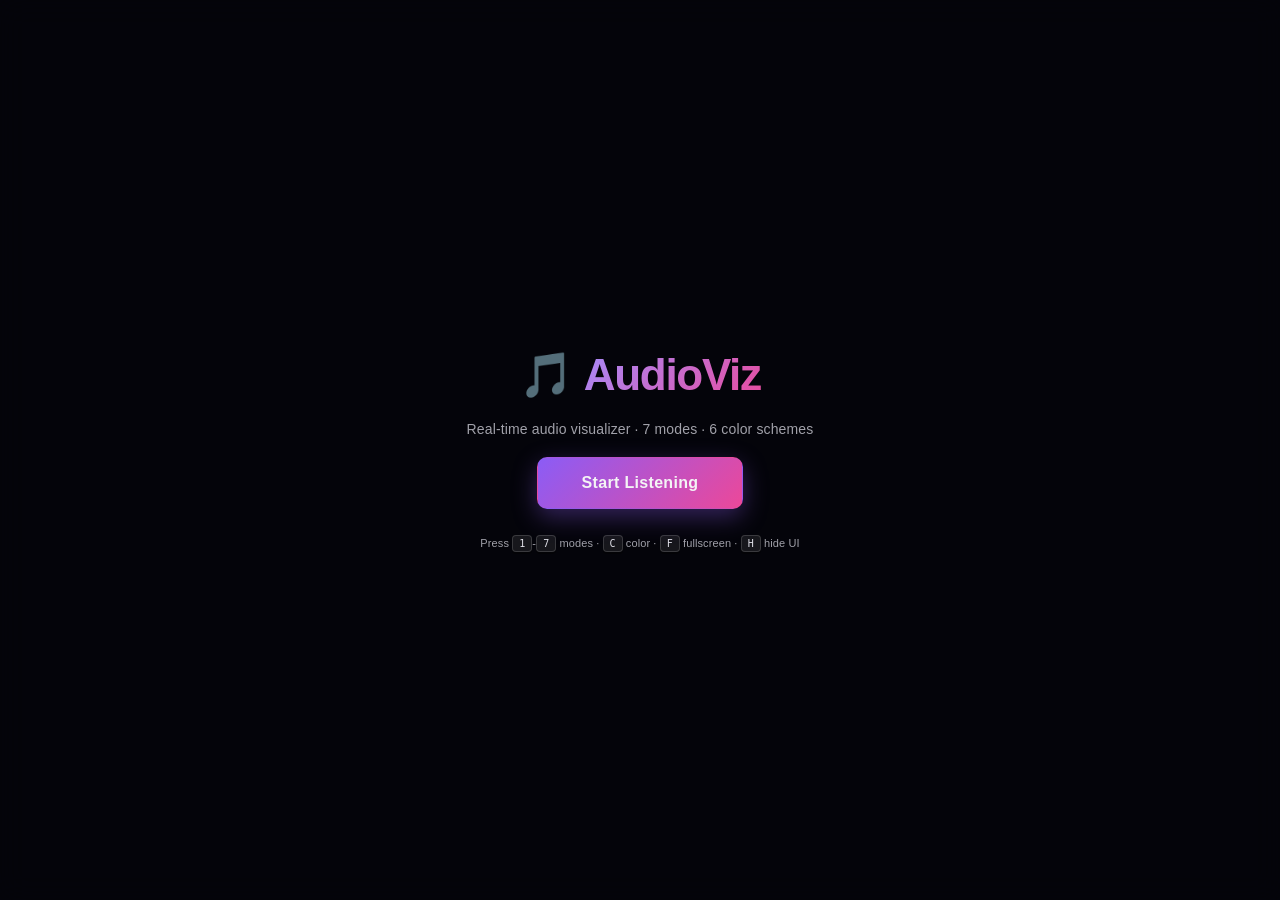
<file: index.html>
<!DOCTYPE html>
<html lang="en">
<head>
<meta charset="UTF-8"><meta name="viewport" content="width=device-width,initial-scale=1">
<title>AudioViz — real-time sound visualizer</title>
<link rel="stylesheet" href="style.css">
<link rel="icon" href="data:image/svg+xml,<svg xmlns=%22http://www.w3.org/2000/svg%22 viewBox=%220 0 100 100%22><text y=%22.9em%22 font-size=%2290%22>🎵</text></svg>">
</head>
<body>
<canvas id="canvas"></canvas>
<div id="overlay" class="overlay">
  <div class="brand">🎵 <strong>AudioViz</strong></div>
  <p class="tag">Real-time audio visualizer · 7 modes · 6 color schemes</p>
  <button id="start" class="btn primary">Start Listening</button>
  <p class="kbd-hint">Press <kbd>1</kbd>-<kbd>7</kbd> modes · <kbd>C</kbd> color · <kbd>F</kbd> fullscreen · <kbd>H</kbd> hide UI</p>
</div>
<div id="controls" class="controls hidden">
  <div class="mode-bar">
    <button class="mode active" data-mode="bars"><span class="modenum">1</span>Spectrum</button>
    <button class="mode" data-mode="wave"><span class="modenum">2</span>Waveform</button>
    <button class="mode" data-mode="particles"><span class="modenum">3</span>Particles</button>
    <button class="mode" data-mode="circular"><span class="modenum">4</span>Circular</button>
    <button class="mode" data-mode="mirror"><span class="modenum">5</span>Mirror</button>
    <button class="mode" data-mode="galaxy"><span class="modenum">6</span>Galaxy</button>
    <button class="mode" data-mode="tunnel"><span class="modenum">7</span>Tunnel</button>
  </div>
  <div class="sensitivity">
    <label>Gain</label>
    <input type="range" id="sens" min="1" max="100" value="50">
  </div>
  <div class="level" title="Volume level">
    <span>VOL</span>
    <div class="level-bar"><div id="level-fill" class="level-fill"></div></div>
  </div>
  <div class="bpm" title="Detected tempo">
    <span>BPM</span>
    <span id="bpm" class="bpm-val">—</span>
  </div>
  <div class="divider"></div>
  <button id="colorBtn" class="btn-icon" title="Cycle color scheme (C)">🎨</button>
  <button id="screenshot" class="btn-icon" title="Screenshot">📸</button>
  <button id="fullscreen" class="btn-icon" title="Fullscreen (F)">⛶</button>
  <button id="stop" class="btn-icon danger" title="Stop">◼</button>
</div>
<script src="app.js"></script>
</body>
</html>
</file>
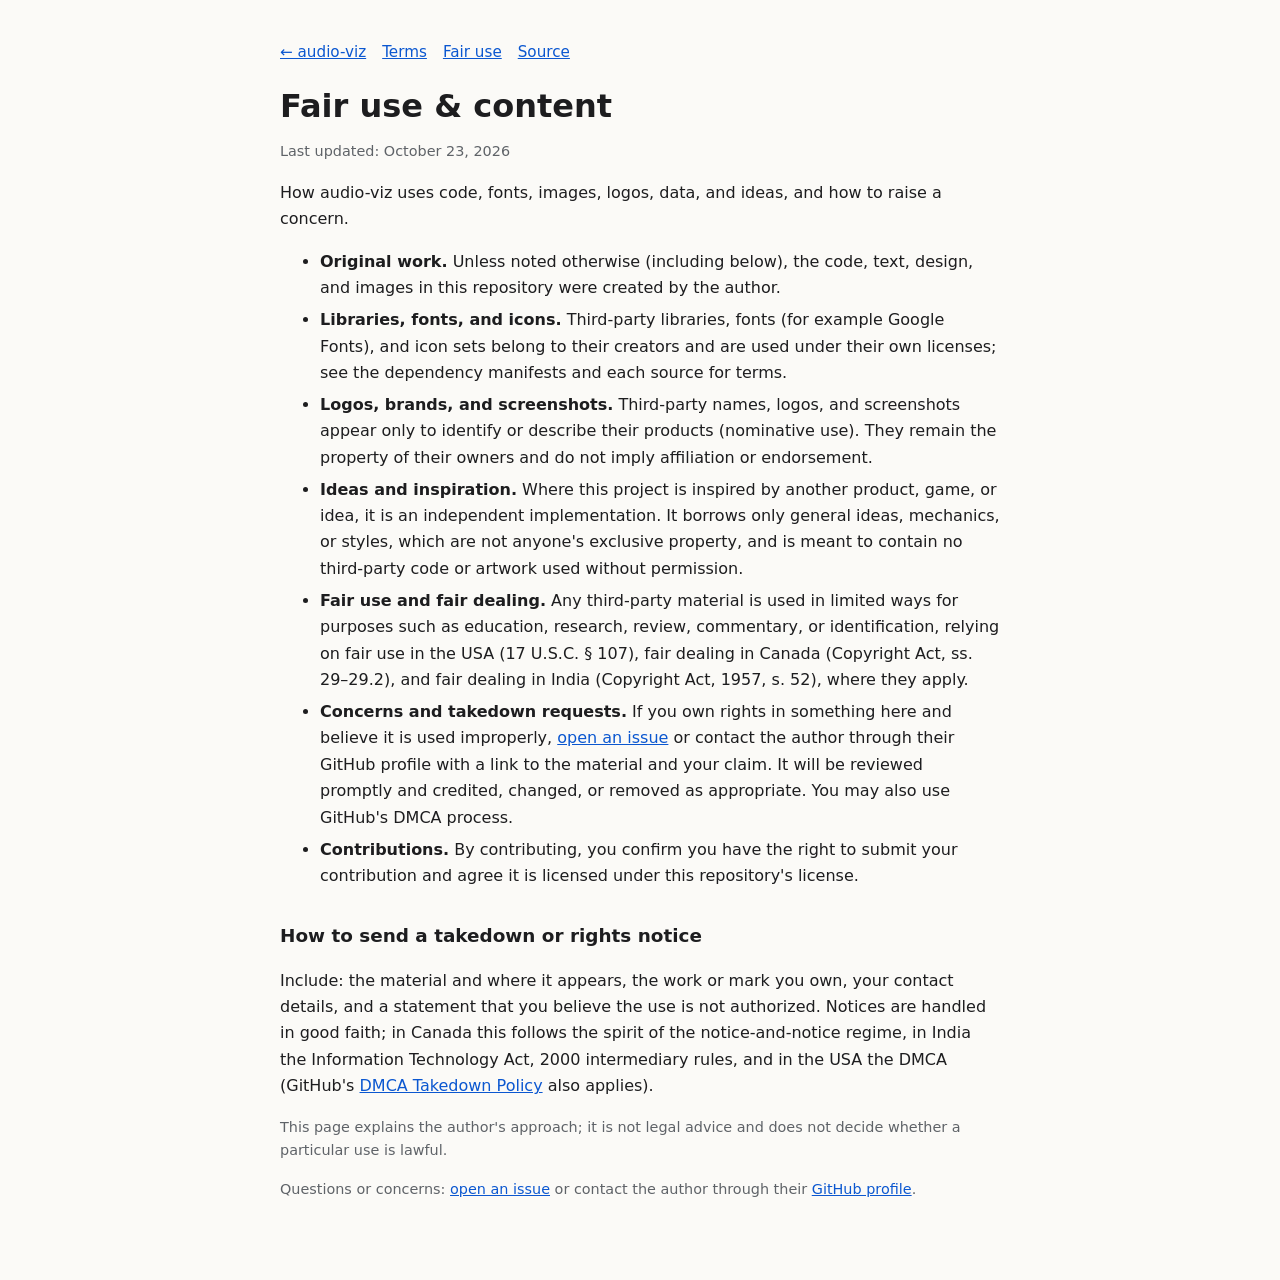
<file: fair-use.html>
<!doctype html>
<html lang="en">
<head>
<meta charset="utf-8">
<meta name="viewport" content="width=device-width, initial-scale=1">
<title>Fair use &amp; content · audio-viz</title>
<meta name="robots" content="index,follow">
<style>:root{--bg:#fbfaf7;--fg:#1d1d1f;--muted:#5f6368;--line:#e3e1dc;--link:#0b57d0;color-scheme:light dark}
@media (prefers-color-scheme:dark){:root{--bg:#121214;--fg:#ececf0;--muted:#a3a3ad;--line:#2b2b31;--link:#8ab4f8}}
*{box-sizing:border-box}body{margin:0;background:var(--bg);color:var(--fg);font:16px/1.65 system-ui,-apple-system,"Segoe UI",Roboto,sans-serif}
main{max-width:760px;margin:0 auto;padding:40px 20px 64px}h1{font-size:2rem;line-height:1.2;margin:.2rem 0}h2{font-size:1.15rem;margin:2rem 0 .4rem}
a{color:var(--link)}.muted{color:var(--muted);font-size:.9rem}.box{border:1px solid var(--line);border-radius:12px;padding:.2rem 1.1rem;margin:1.4rem 0}
nav{display:flex;gap:1rem;flex-wrap:wrap;font-size:.95rem;margin-bottom:1.4rem}li{margin:.35rem 0}.caps{font-size:.92rem}</style>
</head>
<body>
<main>
<nav><a href="./">← audio-viz</a><a href="terms.html">Terms</a><a href="fair-use.html">Fair use</a><a href="https://github.com/Sanjays2402/audio-viz">Source</a></nav>
<h1>Fair use &amp; content</h1>
<p class="muted">Last updated: October 23, 2026</p>
<p>How audio-viz uses code, fonts, images, logos, data, and ideas, and how to raise a concern.</p>
<ul>
<li><strong>Original work.</strong> Unless noted otherwise (including below), the code, text, design, and images in this repository were created by the author.</li>
<li><strong>Libraries, fonts, and icons.</strong> Third-party libraries, fonts (for example Google Fonts), and icon sets belong to their creators and are used under their own licenses; see the dependency manifests and each source for terms.</li>
<li><strong>Logos, brands, and screenshots.</strong> Third-party names, logos, and screenshots appear only to identify or describe their products (nominative use). They remain the property of their owners and do not imply affiliation or endorsement.</li>
<li><strong>Ideas and inspiration.</strong> Where this project is inspired by another product, game, or idea, it is an independent implementation. It borrows only general ideas, mechanics, or styles, which are not anyone's exclusive property, and is meant to contain no third-party code or artwork used without permission.</li>
<li><strong>Fair use and fair dealing.</strong> Any third-party material is used in limited ways for purposes such as education, research, review, commentary, or identification, relying on fair use in the USA (17 U.S.C. § 107), fair dealing in Canada (Copyright Act, ss. 29–29.2), and fair dealing in India (Copyright Act, 1957, s. 52), where they apply.</li>
<li><strong>Concerns and takedown requests.</strong> If you own rights in something here and believe it is used improperly, <a href="https://github.com/Sanjays2402/audio-viz/issues">open an issue</a> or contact the author through their GitHub profile with a link to the material and your claim. It will be reviewed promptly and credited, changed, or removed as appropriate. You may also use GitHub's DMCA process.</li>
<li><strong>Contributions.</strong> By contributing, you confirm you have the right to submit your contribution and agree it is licensed under this repository's license.</li>
</ul>
<h2>How to send a takedown or rights notice</h2>
<p>Include: the material and where it appears, the work or mark you own, your contact details, and a statement that you believe the use is not authorized. Notices are handled in good faith; in Canada this follows the spirit of the notice-and-notice regime, in India the Information Technology Act, 2000 intermediary rules, and in the USA the DMCA (GitHub's <a href="https://docs.github.com/site-policy/content-removal-policies/dmca-takedown-policy">DMCA Takedown Policy</a> also applies).</p>
<p class="muted">This page explains the author's approach; it is not legal advice and does not decide whether a particular use is lawful.</p>
<p class="muted">Questions or concerns: <a href="https://github.com/Sanjays2402/audio-viz/issues">open an issue</a> or contact the author through their <a href="https://github.com/Sanjays2402">GitHub profile</a>.</p>
</main>
</body>
</html>
</file>
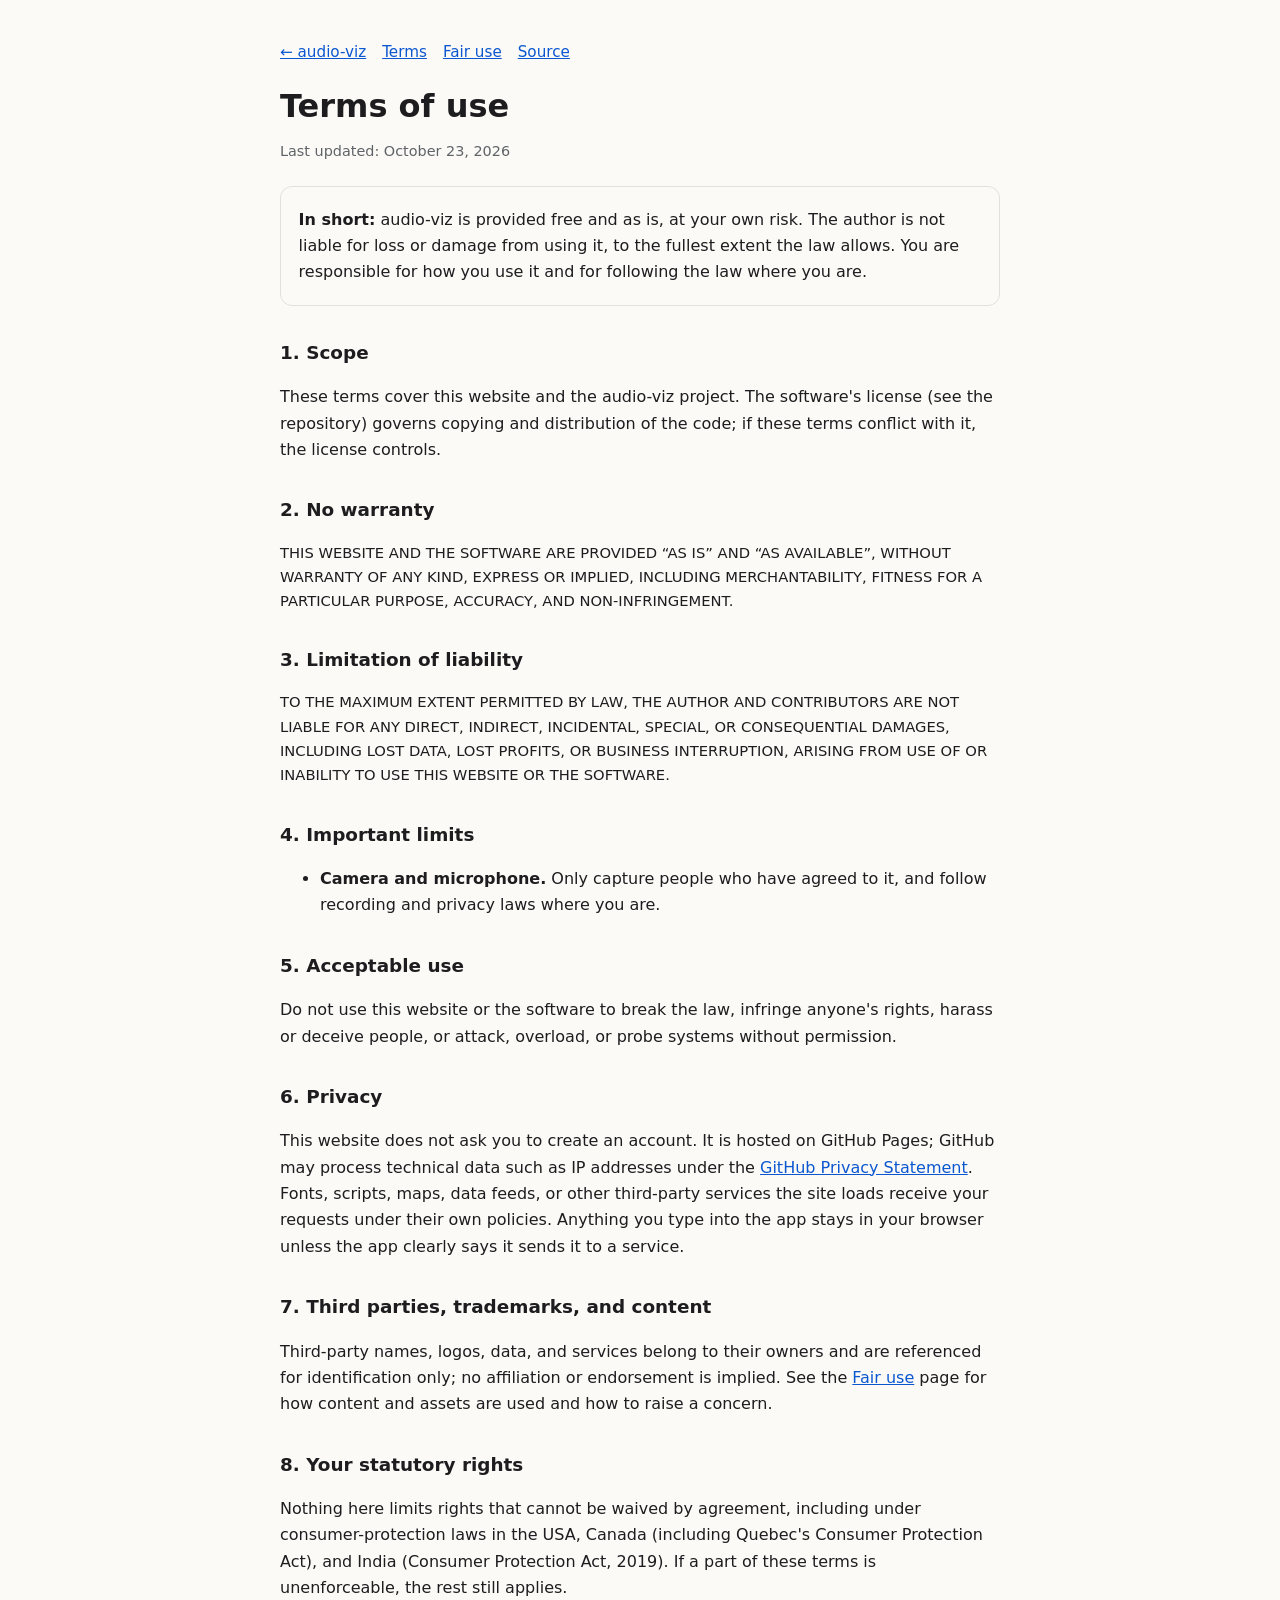
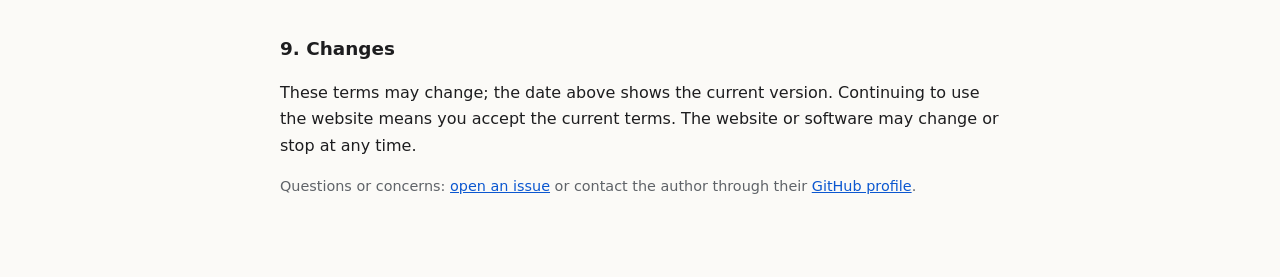
<file: terms.html>
<!doctype html>
<html lang="en">
<head>
<meta charset="utf-8">
<meta name="viewport" content="width=device-width, initial-scale=1">
<title>Terms of use · audio-viz</title>
<meta name="robots" content="index,follow">
<style>:root{--bg:#fbfaf7;--fg:#1d1d1f;--muted:#5f6368;--line:#e3e1dc;--link:#0b57d0;color-scheme:light dark}
@media (prefers-color-scheme:dark){:root{--bg:#121214;--fg:#ececf0;--muted:#a3a3ad;--line:#2b2b31;--link:#8ab4f8}}
*{box-sizing:border-box}body{margin:0;background:var(--bg);color:var(--fg);font:16px/1.65 system-ui,-apple-system,"Segoe UI",Roboto,sans-serif}
main{max-width:760px;margin:0 auto;padding:40px 20px 64px}h1{font-size:2rem;line-height:1.2;margin:.2rem 0}h2{font-size:1.15rem;margin:2rem 0 .4rem}
a{color:var(--link)}.muted{color:var(--muted);font-size:.9rem}.box{border:1px solid var(--line);border-radius:12px;padding:.2rem 1.1rem;margin:1.4rem 0}
nav{display:flex;gap:1rem;flex-wrap:wrap;font-size:.95rem;margin-bottom:1.4rem}li{margin:.35rem 0}.caps{font-size:.92rem}</style>
</head>
<body>
<main>
<nav><a href="./">← audio-viz</a><a href="terms.html">Terms</a><a href="fair-use.html">Fair use</a><a href="https://github.com/Sanjays2402/audio-viz">Source</a></nav>
<h1>Terms of use</h1>
<p class="muted">Last updated: October 23, 2026</p>
<div class="box"><p><strong>In short:</strong> audio-viz is provided free and as is, at your own risk. The author is not liable for loss or damage from using it, to the fullest extent the law allows. You are responsible for how you use it and for following the law where you are.</p></div>
<h2>1. Scope</h2>
<p>These terms cover this website and the audio-viz project. The software's license (see the repository) governs copying and distribution of the code; if these terms conflict with it, the license controls.</p>
<h2>2. No warranty</h2>
<p class="caps">THIS WEBSITE AND THE SOFTWARE ARE PROVIDED &ldquo;AS IS&rdquo; AND &ldquo;AS AVAILABLE&rdquo;, WITHOUT WARRANTY OF ANY KIND, EXPRESS OR IMPLIED, INCLUDING MERCHANTABILITY, FITNESS FOR A PARTICULAR PURPOSE, ACCURACY, AND NON-INFRINGEMENT.</p>
<h2>3. Limitation of liability</h2>
<p class="caps">TO THE MAXIMUM EXTENT PERMITTED BY LAW, THE AUTHOR AND CONTRIBUTORS ARE NOT LIABLE FOR ANY DIRECT, INDIRECT, INCIDENTAL, SPECIAL, OR CONSEQUENTIAL DAMAGES, INCLUDING LOST DATA, LOST PROFITS, OR BUSINESS INTERRUPTION, ARISING FROM USE OF OR INABILITY TO USE THIS WEBSITE OR THE SOFTWARE.</p>
<h2>4. Important limits</h2><ul>
<li><strong>Camera and microphone.</strong> Only capture people who have agreed to it, and follow recording and privacy laws where you are.</li>
</ul>
<h2>5. Acceptable use</h2>
<p>Do not use this website or the software to break the law, infringe anyone's rights, harass or deceive people, or attack, overload, or probe systems without permission.</p>
<h2>6. Privacy</h2>
<p>This website does not ask you to create an account. It is hosted on GitHub Pages; GitHub may process technical data such as IP addresses under the <a href="https://docs.github.com/site-policy/privacy-policies/github-general-privacy-statement">GitHub Privacy Statement</a>. Fonts, scripts, maps, data feeds, or other third-party services the site loads receive your requests under their own policies. Anything you type into the app stays in your browser unless the app clearly says it sends it to a service.</p>
<h2>7. Third parties, trademarks, and content</h2>
<p>Third-party names, logos, data, and services belong to their owners and are referenced for identification only; no affiliation or endorsement is implied. See the <a href="fair-use.html">Fair use</a> page for how content and assets are used and how to raise a concern.</p>
<h2>8. Your statutory rights</h2>
<p>Nothing here limits rights that cannot be waived by agreement, including under consumer-protection laws in the USA, Canada (including Quebec's Consumer Protection Act), and India (Consumer Protection Act, 2019). If a part of these terms is unenforceable, the rest still applies.</p>
<h2>9. Changes</h2>
<p>These terms may change; the date above shows the current version. Continuing to use the website means you accept the current terms. The website or software may change or stop at any time.</p>
<p class="muted">Questions or concerns: <a href="https://github.com/Sanjays2402/audio-viz/issues">open an issue</a> or contact the author through their <a href="https://github.com/Sanjays2402">GitHub profile</a>.</p>
</main>
</body>
</html>
</file>
<file: style.css>
*{box-sizing:border-box;margin:0;padding:0}
:root{
  --bg:#05050a;
  --text:#f4f4f5;--dim:#a1a1aa;
  --accent:#8b5cf6;
  --accent-hot:#ec4899;
  --border:rgba(255,255,255,.12);
  --danger:#ef4444;
}
html,body{background:var(--bg);color:var(--text);font-family:-apple-system,'Inter',sans-serif;height:100vh;overflow:hidden;-webkit-font-smoothing:antialiased;user-select:none}
canvas{position:fixed;inset:0;width:100%;height:100%;display:block;background:var(--bg)}

.overlay{position:fixed;inset:0;display:flex;flex-direction:column;align-items:center;justify-content:center;gap:20px;background:rgba(5,5,10,.9);backdrop-filter:blur(14px);z-index:10;transition:opacity .4s}
.overlay.hidden{opacity:0;pointer-events:none}
.brand{font-size:44px;letter-spacing:-.03em;font-weight:300;animation:float 4s ease-in-out infinite}
@keyframes float { 0%,100% { transform: translateY(0); } 50% { transform: translateY(-6px); } }
.brand strong{font-weight:700;background:linear-gradient(135deg,#a78bfa 0%,#ec4899 60%,#f59e0b 100%);-webkit-background-clip:text;background-clip:text;-webkit-text-fill-color:transparent;background-size:200% 100%;animation:shimmer 4s linear infinite}
@keyframes shimmer { to { background-position: -200% 0; } }
.tag{color:var(--dim);font-size:14px;letter-spacing:.01em}
.kbd-hint{color:var(--dim);font-size:11px;margin-top:6px;letter-spacing:.01em}
kbd{display:inline-block;padding:2px 6px;border-radius:4px;background:rgba(255,255,255,.08);border:1px solid rgba(255,255,255,.15);font-family:'SF Mono',monospace;font-size:10px;color:#e0e0e8;box-shadow:0 2px 0 rgba(0,0,0,.3)}
.btn{background:rgba(255,255,255,.05);border:1px solid var(--border);color:var(--text);padding:12px 28px;border-radius:10px;font-size:14px;font-weight:600;cursor:pointer;font-family:inherit;transition:.2s;backdrop-filter:blur(8px)}
.btn:hover{background:rgba(255,255,255,.1)}
.btn.primary{background:linear-gradient(135deg,var(--accent),var(--accent-hot));border-color:transparent;box-shadow:0 8px 24px rgba(139,92,246,.35);padding:16px 44px;font-size:16px;font-weight:700;letter-spacing:.02em}
.btn.primary:hover{box-shadow:0 16px 40px rgba(139,92,246,.55);transform:translateY(-2px)}
.btn.primary:active{transform:translateY(0)}

.controls{position:fixed;bottom:24px;left:50%;transform:translateX(-50%);display:flex;align-items:center;gap:10px;padding:10px 14px;background:rgba(10,10,15,.72);backdrop-filter:blur(22px) saturate(140%);border:1px solid var(--border);border-radius:18px;z-index:10;transition:.35s cubic-bezier(.2,.8,.2,1);box-shadow:0 20px 48px rgba(0,0,0,.45),inset 0 1px 0 rgba(255,255,255,.04)}
.controls.hidden{opacity:0;transform:translateX(-50%) translateY(40px);pointer-events:none}
.controls.hidden-mode{opacity:.15}
.controls.hidden-mode:hover{opacity:1}
.mode-bar{display:flex;gap:1px;background:rgba(255,255,255,.04);padding:3px;border-radius:10px;border:1px solid rgba(255,255,255,.04)}
.mode{background:transparent;border:0;color:var(--dim);padding:7px 11px;border-radius:7px;font-size:11.5px;font-weight:600;cursor:pointer;font-family:inherit;transition:.15s;letter-spacing:.005em;display:inline-flex;align-items:center;gap:5px}
.mode:hover{color:var(--text);background:rgba(255,255,255,.04)}
.mode.active{background:linear-gradient(135deg,rgba(139,92,246,.22),rgba(236,72,153,.15));color:#e9d5ff;box-shadow:0 0 12px rgba(139,92,246,.25),inset 0 1px 0 rgba(255,255,255,.06)}
.modenum{font-family:'SF Mono',monospace;font-size:9px;font-weight:500;padding:1px 4px;border-radius:3px;background:rgba(255,255,255,.08);opacity:.7}
.mode.active .modenum{background:rgba(168,85,247,.3);opacity:1}

.divider{width:1px;height:22px;background:rgba(255,255,255,.1)}

.sensitivity{display:flex;align-items:center;gap:8px}
.sensitivity label{font-size:10px;color:var(--dim);text-transform:uppercase;letter-spacing:.1em;font-weight:600}
input[type=range]{-webkit-appearance:none;background:transparent;width:90px;outline:none}
input[type=range]::-webkit-slider-runnable-track{height:4px;background:rgba(255,255,255,.08);border-radius:2px;border:1px solid rgba(255,255,255,.04)}
input[type=range]::-webkit-slider-thumb{-webkit-appearance:none;width:14px;height:14px;background:linear-gradient(135deg,var(--accent),var(--accent-hot));border-radius:50%;margin-top:-5px;cursor:pointer;box-shadow:0 0 10px rgba(139,92,246,.6);border:2px solid rgba(255,255,255,.2)}

.level,.bpm{display:flex;align-items:center;gap:6px}
.level span,.bpm span:first-child{font-size:9.5px;color:var(--dim);font-family:'SF Mono',monospace;letter-spacing:.12em;font-weight:600}
.level-bar{width:54px;height:5px;background:rgba(255,255,255,.06);border-radius:3px;overflow:hidden;border:1px solid rgba(255,255,255,.04)}
.level-fill{height:100%;width:0%;background:linear-gradient(90deg,#10b981 0%,#f59e0b 60%,#ef4444 100%);transition:width .05s;box-shadow:0 0 8px currentColor}
.bpm-val{font-family:'SF Mono',monospace;font-size:12px;font-weight:600;color:#c4b5fd;min-width:24px;text-align:center;font-variant-numeric:tabular-nums}

.btn-icon{width:32px;height:32px;border:1px solid var(--border);background:rgba(255,255,255,.04);color:var(--dim);border-radius:8px;cursor:pointer;font-size:13px;display:flex;align-items:center;justify-content:center;transition:.18s;font-family:inherit}
.btn-icon:hover{background:rgba(255,255,255,.1);color:var(--text);transform:translateY(-1px)}
.btn-icon.danger:hover{background:rgba(239,68,68,.2);color:#fca5a5;border-color:rgba(239,68,68,.4)}

/* toast */
.toast{position:fixed;bottom:92px;left:50%;transform:translate(-50%,10px);background:rgba(10,10,15,.92);backdrop-filter:blur(16px);border:1px solid rgba(168,85,247,.35);color:#f0e8ff;padding:8px 14px;border-radius:10px;font-size:12px;font-weight:500;opacity:0;pointer-events:none;transition:.2s cubic-bezier(.2,.8,.2,1);z-index:20;box-shadow:0 12px 32px rgba(0,0,0,.5),0 0 20px rgba(168,85,247,.25)}
.toast.show{opacity:1;transform:translate(-50%,0)}

@media (max-width:720px){
  .controls{flex-wrap:wrap;gap:8px;padding:10px;bottom:12px;max-width:calc(100% - 24px)}
  .mode{padding:6px 8px;font-size:11px}
  .sensitivity{display:none}
  .divider{display:none}
}
</file>
